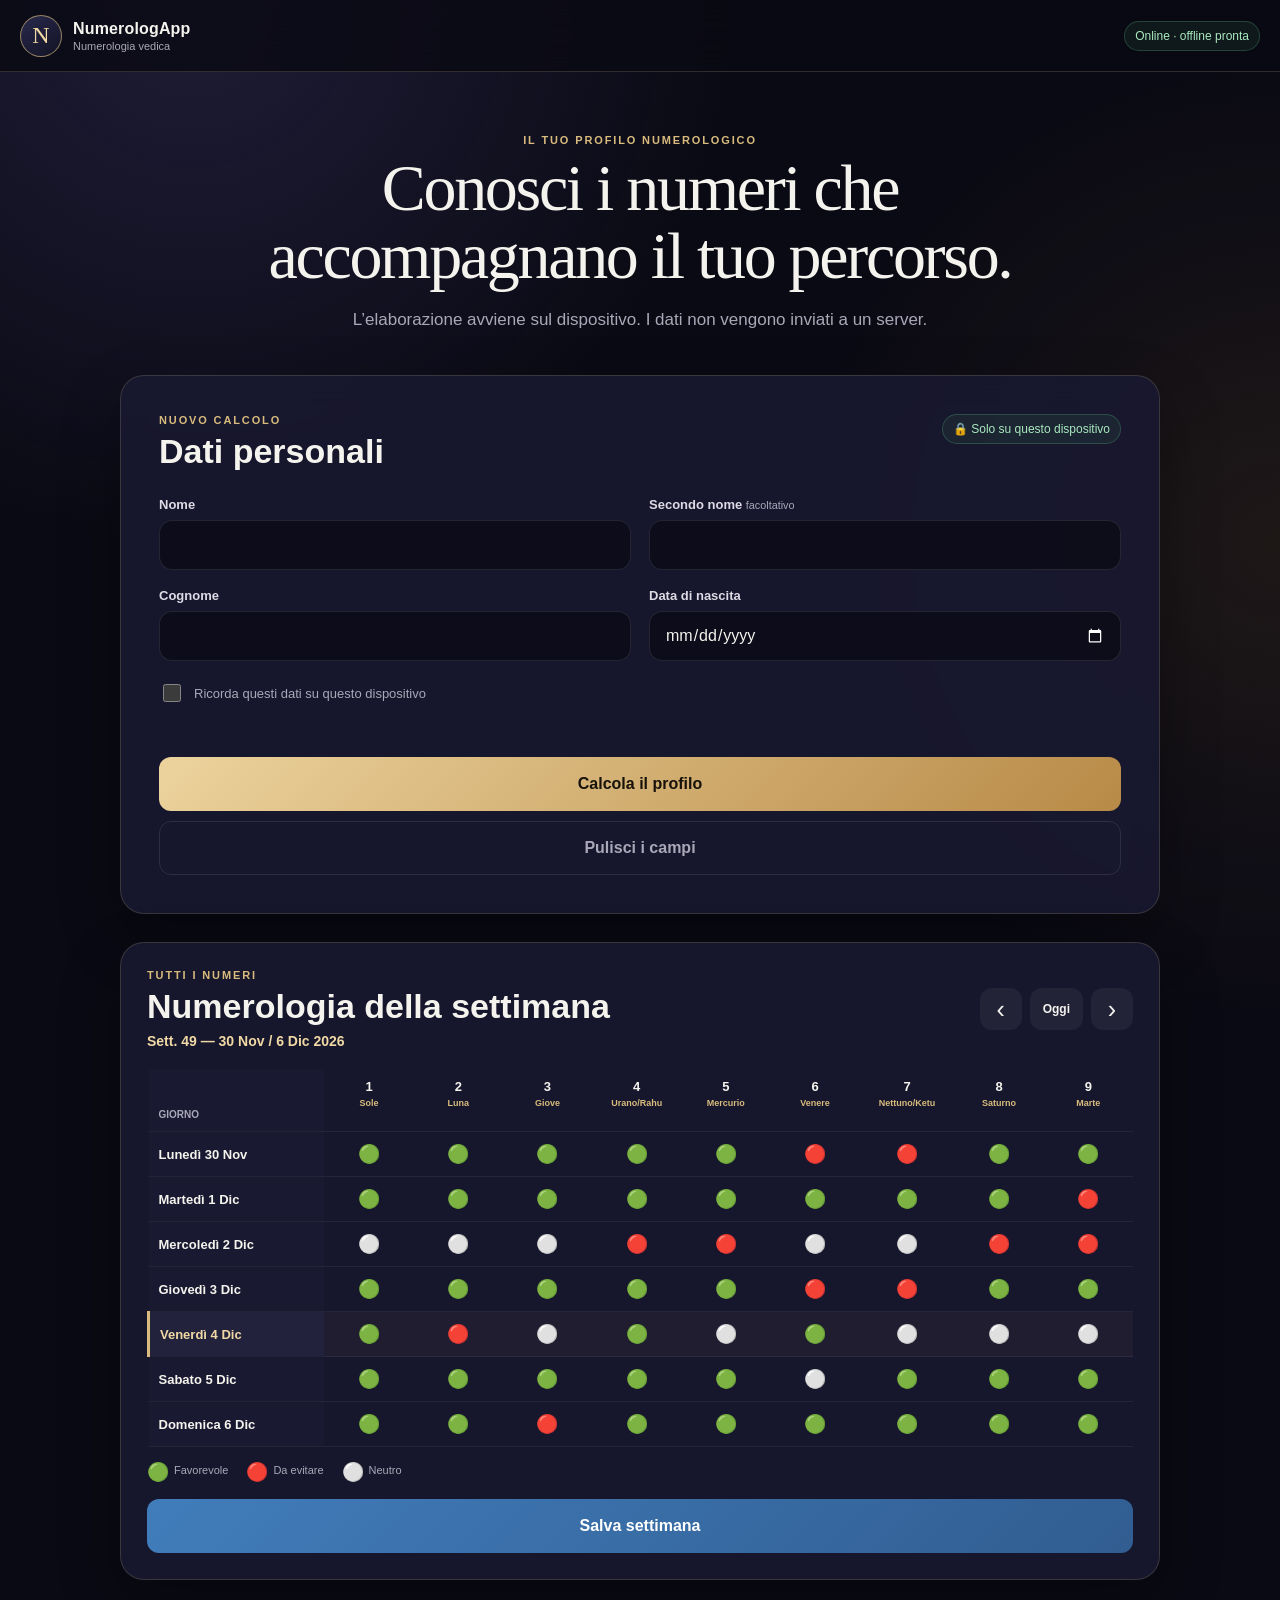
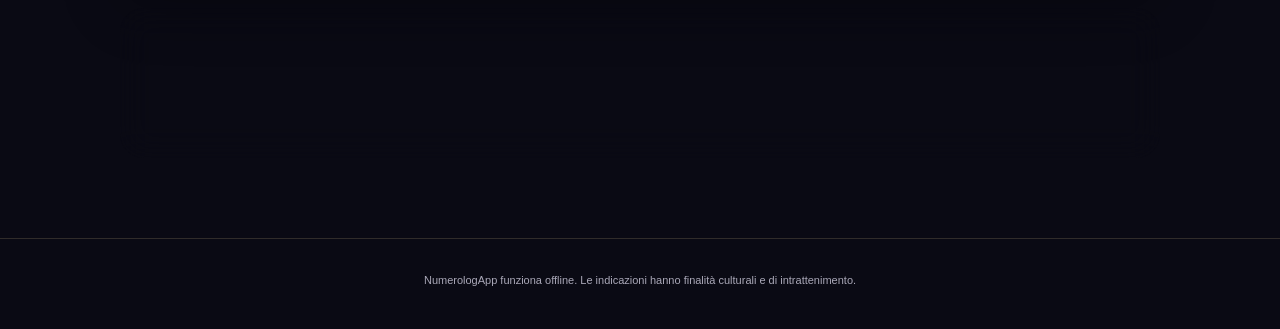
<file: prisma-numerologapp/web/index.html>
<!doctype html>
<html lang="it">
<head>
  <meta charset="UTF-8">
  <meta name="viewport" content="width=device-width, initial-scale=1, viewport-fit=cover">
  <meta name="theme-color" content="#0d0d1a">
  <meta name="description" content="Numerologia vedica, disponibile anche offline.">
  <meta http-equiv="Content-Security-Policy" content="default-src 'self' data: blob: capacitor:; script-src 'self'; style-src 'self' 'unsafe-inline'; img-src 'self' data:; connect-src 'self' https: http://127.0.0.1:* http://localhost:* capacitor:">
  <link rel="manifest" href="./manifest.webmanifest">
  <link rel="icon" href="./icons/icon.svg" type="image/svg+xml">
  <link rel="apple-touch-icon" href="./icons/icon-1024.png">
  <link rel="stylesheet" href="./css/app.css?v=1.1.0">
  <title>NumerologApp</title>
</head>
<body>
  <header class="app-header">
    <a class="brand" href="./" aria-label="NumerologApp, pagina iniziale">
      <span class="brand-mark" aria-hidden="true">N</span>
      <span>
        <strong>NumerologApp</strong>
        <small>Numerologia vedica</small>
      </span>
    </a>
    <div class="header-actions">
      <span id="connection-status" class="status-badge">Offline pronta</span>
      <button id="install-button" class="button button-quiet" type="button" hidden>Installa</button>
    </div>
  </header>

  <main class="page-shell">
    <section class="hero">
      <p class="eyebrow">Il tuo profilo numerologico</p>
      <h1>Conosci i numeri che accompagnano il tuo percorso.</h1>
      <p>L’elaborazione avviene sul dispositivo. I dati non vengono inviati a un server.</p>
    </section>

    <section class="card form-card" aria-labelledby="form-title">
      <div class="section-heading">
        <div>
          <p class="eyebrow">Nuovo calcolo</p>
          <h2 id="form-title">Dati personali</h2>
        </div>
        <span class="privacy-note">🔒 Solo su questo dispositivo</span>
      </div>

      <form id="profile-form" novalidate>
        <div class="form-grid">
          <label>
            <span>Nome</span>
            <input id="first-name" name="firstName" autocomplete="given-name" maxlength="80" required>
          </label>
          <label>
            <span>Secondo nome <small>facoltativo</small></span>
            <input id="middle-name" name="middleName" autocomplete="additional-name" maxlength="80">
          </label>
          <label>
            <span>Cognome</span>
            <input id="last-name" name="lastName" autocomplete="family-name" maxlength="80" required>
          </label>
          <label>
            <span>Data di nascita</span>
            <input id="birth-date" name="birthDate" type="date" autocomplete="bday" required>
          </label>
        </div>
        <label class="remember-row">
          <input id="remember-data" type="checkbox">
          <span>Ricorda questi dati su questo dispositivo</span>
        </label>
        <p id="form-error" class="error-message" role="alert" aria-live="polite"></p>
        <button id="calculate-button" class="button button-primary button-full" type="submit" disabled>
          Calcola il profilo
        </button>
        <button id="clear-form" class="button button-clear button-full" type="button">
          Pulisci i campi
        </button>
      </form>
    </section>

    <section id="results" class="results" aria-live="polite" hidden>
      <div class="result-title-row">
        <div>
          <p class="eyebrow">Profilo calcolato</p>
          <h2 id="person-name"></h2>
          <p id="person-date" class="muted"></p>
        </div>
        <div class="result-actions">
          <button id="share-button" class="button button-secondary" type="button">Condividi</button>
          <button id="save-button" class="button button-secondary" type="button">Salva consulto</button>
        </div>
      </div>

      <nav class="profile-tabs" role="tablist" aria-label="Sezioni del profilo numerologico">
        <button id="tab-summary" class="profile-tab is-active" type="button" role="tab" aria-selected="true" aria-controls="panel-summary" data-profile-tab="summary">📊 Riepilogo</button>
        <button id="tab-character" class="profile-tab" type="button" role="tab" aria-selected="false" aria-controls="panel-character" data-profile-tab="character" tabindex="-1">🌟 Numero del Carattere</button>
        <button id="tab-karma" class="profile-tab" type="button" role="tab" aria-selected="false" aria-controls="panel-karma" data-profile-tab="karma" tabindex="-1">⚡ Karma</button>
        <button id="tab-calendar" class="profile-tab" type="button" role="tab" aria-selected="false" aria-controls="panel-calendar" data-profile-tab="calendar" tabindex="-1">📅 Calendario</button>
        <button id="tab-colors" class="profile-tab" type="button" role="tab" aria-selected="false" aria-controls="panel-colors" data-profile-tab="colors" tabindex="-1">🎨 Colori</button>
      </nav>

      <section id="panel-summary" class="profile-panel is-active" role="tabpanel" aria-labelledby="tab-summary" data-profile-panel="summary">
        <div id="number-grid" class="number-grid"></div>

        <div class="insight-grid">
          <article class="card highlight-card">
            <span class="card-icon" aria-hidden="true">✦</span>
            <div>
              <p class="eyebrow">Firma ideale</p>
              <p id="ideal-signature" class="large-value"></p>
            </div>
          </article>
          <article class="card">
            <p class="eyebrow">Giorni</p>
            <h3>Indicazioni personali</h3>
            <div class="day-groups">
              <div><span class="dot dot-good"></span><strong>Favorevoli</strong><div id="good-days" class="pill-list"></div></div>
              <div><span class="dot dot-bad"></span><strong>Da evitare</strong><div id="bad-days" class="pill-list"></div></div>
            </div>
          </article>
        </div>

        <section class="card" aria-labelledby="famous-title">
          <p class="eyebrow">La stessa combinazione</p>
          <h3 id="famous-title">Personaggi famosi</h3>
          <div class="table-scroll"><table><tbody id="famous-people"></tbody></table></div>
        </section>
      </section>

      <section id="panel-character" class="profile-panel" role="tabpanel" aria-labelledby="tab-character" data-profile-panel="character" hidden>
        <article class="card reading-panel-card">
          <div class="reading-panel-header">
            <h3>🌟 Numero del Carattere</h3>
          </div>
          <div id="signature-text" class="reading-text"></div>
        </article>
      </section>

      <section id="panel-karma" class="profile-panel" role="tabpanel" aria-labelledby="tab-karma" data-profile-panel="karma" hidden>
        <article class="card reading-panel-card">
          <div class="reading-panel-header">
            <h3>⚡ Psichico × Karma</h3>
          </div>
          <div id="karma-text" class="reading-text"></div>
        </article>
      </section>

      <section id="panel-calendar" class="profile-panel" role="tabpanel" aria-labelledby="tab-calendar" data-profile-panel="calendar" hidden>
        <section class="card personal-calendar-card" aria-labelledby="calendar-title">
          <div class="personal-calendar-header">
            <h3>📅 Calendario</h3>
          </div>
          <div class="personal-calendar-controls">
            <button id="calendar-prev" class="calendar-nav-button" type="button" aria-label="Mese precedente">◀</button>
            <h4 id="calendar-title" class="calendar-month-title"></h4>
            <button id="calendar-today" class="calendar-today-button" type="button">Oggi</button>
            <button id="calendar-next" class="calendar-nav-button" type="button" aria-label="Mese successivo">▶</button>
          </div>
          <div class="calendar-weekdays" aria-hidden="true">
            <span>Lun</span><span>Mar</span><span>Mer</span><span>Gio</span><span>Ven</span><span>Sab</span><span>Dom</span>
          </div>
          <div id="calendar-grid" class="calendar-grid"></div>
          <div class="legend calendar-legend"><span><i class="dot dot-good"></i>Favorevole</span><span><i class="dot dot-bad"></i>Da evitare</span><span><i class="dot dot-neutral"></i>Neutro</span></div>
          <p id="calendar-summary" class="calendar-summary"></p>
        </section>
      </section>

      <section id="panel-colors" class="profile-panel" role="tabpanel" aria-labelledby="tab-colors" data-profile-panel="colors" hidden>
        <section class="card personal-colors-card" aria-labelledby="colors-title">
          <div class="personal-colors-header">
            <h3 id="colors-title">🎨 Palette personale</h3>
          </div>
          <div class="color-groups">
            <section class="color-group color-group-good">
              <h4>✅ Colori favorevoli</h4>
              <div id="good-colors" class="color-list"></div>
            </section>
            <section class="color-group color-group-bad">
              <h4>❌ Colori non positivi</h4>
              <div id="bad-colors" class="color-list"></div>
            </section>
          </div>
        </section>
      </section>
    </section>

    <section class="card week-card" aria-labelledby="week-title">
      <div class="calendar-heading">
        <div>
          <p class="eyebrow">Tutti i numeri</p>
          <h2 id="week-title">Numerologia della settimana</h2>
          <p id="week-label" class="week-label"></p>
        </div>
        <div class="segmented-actions">
          <button id="week-prev" class="icon-button" type="button" aria-label="Settimana precedente">‹</button>
          <button id="week-today" class="text-button" type="button">Oggi</button>
          <button id="week-next" class="icon-button" type="button" aria-label="Settimana successiva">›</button>
        </div>
      </div>
      <p class="week-scroll-hint">Scorri orizzontalmente per vedere tutti i numeri e i pianeti.</p>
      <div class="table-scroll week-scroll"><table id="week-table" class="week-table"></table></div>
      <div class="legend week-legend" aria-label="Legenda della settimana">
        <span><i class="week-status-emoji" aria-hidden="true">🟢</i>Favorevole</span>
        <span><i class="week-status-emoji" aria-hidden="true">🔴</i>Da evitare</span>
        <span><i class="week-status-emoji" aria-hidden="true">⚪</i>Neutro</span>
      </div>
      <button id="save-week" class="button button-full week-save-button" type="button">Salva settimana</button>
    </section>

    <section class="card history-card" aria-labelledby="history-title">
      <div class="section-heading compact">
        <div>
          <p class="eyebrow">Sul dispositivo</p>
          <h2 id="history-title">Consultazioni salvate</h2>
        </div>
        <button id="clear-history" class="text-button danger" type="button" hidden>Cancella tutte</button>
      </div>
      <div id="history-list" class="history-list"></div>
      <p id="empty-history" class="empty-state">Nessuna consultazione salvata.</p>
    </section>
  </main>

  <footer>
    <p>NumerologApp funziona offline. Le indicazioni hanno finalità culturali e di intrattenimento.</p>
  </footer>

  <script type="module" src="./js/app.js?v=1.1.0"></script>
</body>
</html>
</file>
<file: prisma-numerologapp/web/css/app.css>
:root {
  color-scheme: dark;
  --bg: #0a0a14;
  --bg-soft: #101023;
  --surface: rgba(25, 25, 49, 0.86);
  --surface-solid: #191931;
  --surface-raised: #222241;
  --border: rgba(222, 199, 146, 0.18);
  --gold: #d9bc7d;
  --gold-bright: #f0d9a5;
  --text: #f5f3ed;
  --muted: #aaa8b8;
  --good: #20d94f;
  --bad: #ff3b3f;
  --neutral: #ededf0;
  --shadow: 0 24px 60px rgba(0, 0, 0, 0.3);
  font-family: Inter, ui-sans-serif, -apple-system, BlinkMacSystemFont, "SF Pro Text", "Segoe UI", sans-serif;
  font-synthesis: none;
}

* { box-sizing: border-box; }

html {
  min-height: 100%;
  background: var(--bg);
  scroll-behavior: smooth;
}

body {
  min-height: 100vh;
  margin: 0;
  color: var(--text);
  background:
    radial-gradient(circle at 15% 0%, rgba(70, 62, 116, 0.36), transparent 34rem),
    radial-gradient(circle at 100% 28%, rgba(121, 86, 38, 0.18), transparent 30rem),
    var(--bg);
}

body.license-locked { overflow: hidden; }

.license-gate {
  position: fixed;
  z-index: 1000;
  inset: 0;
  display: grid;
  overflow-y: auto;
  place-items: center;
  padding: max(24px, env(safe-area-inset-top)) max(18px, env(safe-area-inset-right)) max(24px, env(safe-area-inset-bottom)) max(18px, env(safe-area-inset-left));
  background:
    radial-gradient(circle at 20% 0%, rgba(70, 62, 116, 0.48), transparent 30rem),
    radial-gradient(circle at 100% 80%, rgba(121, 86, 38, 0.22), transparent 28rem),
    #0a0a14;
}

.license-card {
  width: min(100%, 470px);
  border: 1px solid var(--border);
  border-radius: 26px;
  padding: clamp(26px, 7vw, 42px);
  background: rgba(25, 25, 49, 0.96);
  box-shadow: var(--shadow);
}

.license-mark {
  display: grid;
  width: 62px;
  height: 62px;
  margin-bottom: 24px;
  place-items: center;
  border: 1px solid rgba(217, 188, 125, 0.65);
  border-radius: 50%;
  color: var(--gold-bright);
  background: linear-gradient(145deg, #29294d, #121224);
  font-family: Georgia, serif;
  font-size: 34px;
}

.license-card h1 {
  margin: 6px 0 12px;
  font-family: Georgia, "Times New Roman", serif;
  font-size: clamp(30px, 8vw, 44px);
  font-weight: 500;
  line-height: 1.05;
}

.license-description, .license-help { color: var(--muted); line-height: 1.55; }
.license-description { margin: 0 0 24px; }
.license-help { margin: 18px 0 0; text-align: center; font-size: 11px; }
.license-card label { display: block; margin-bottom: 8px; color: #dedbe6; font-size: 13px; font-weight: 700; }
.license-card input { letter-spacing: 0.09em; text-align: center; text-transform: uppercase; }
.license-error { min-height: 40px; margin: 10px 0; color: #ff999b; font-size: 13px; line-height: 1.45; }

button, input { font: inherit; }
button { -webkit-tap-highlight-color: transparent; }
[hidden] { display: none !important; }

.app-header {
  position: sticky;
  z-index: 20;
  top: 0;
  display: flex;
  align-items: center;
  justify-content: space-between;
  min-height: 72px;
  padding: max(12px, env(safe-area-inset-top)) max(20px, env(safe-area-inset-right)) 12px max(20px, env(safe-area-inset-left));
  border-bottom: 1px solid var(--border);
  background: rgba(10, 10, 20, 0.82);
  backdrop-filter: blur(20px);
}

.brand {
  display: flex;
  align-items: center;
  gap: 11px;
  color: inherit;
  text-decoration: none;
}

.brand-mark {
  display: grid;
  width: 42px;
  height: 42px;
  place-items: center;
  border: 1px solid rgba(217, 188, 125, 0.65);
  border-radius: 50%;
  color: var(--gold-bright);
  background: linear-gradient(145deg, #29294d, #121224);
  font-family: Georgia, serif;
  font-size: 24px;
}

.brand strong, .brand small { display: block; }
.brand strong { letter-spacing: 0.01em; }
.brand small { margin-top: 2px; color: var(--muted); font-size: 11px; }

.header-actions, .result-actions, .segmented-actions {
  display: flex;
  align-items: center;
  gap: 8px;
}

.status-badge, .privacy-note {
  border: 1px solid rgba(94, 203, 134, 0.25);
  border-radius: 999px;
  padding: 7px 10px;
  color: #a9e9bf;
  background: rgba(94, 203, 134, 0.08);
  font-size: 12px;
}

.status-badge.is-offline { color: #ddd0af; border-color: var(--border); background: rgba(217, 188, 125, 0.06); }

.page-shell {
  width: min(100% - 32px, 1040px);
  margin: 0 auto;
  padding: 44px 0 80px;
}

.hero {
  max-width: 760px;
  margin: 18px auto 42px;
  text-align: center;
}

.hero h1 {
  margin: 8px 0 16px;
  font-family: Georgia, "Times New Roman", serif;
  font-size: clamp(36px, 7vw, 66px);
  font-weight: 500;
  line-height: 1.03;
  letter-spacing: -0.035em;
}

.hero > p:last-child {
  max-width: 580px;
  margin: 0 auto;
  color: var(--muted);
  font-size: 17px;
  line-height: 1.6;
}

.eyebrow {
  margin: 0 0 6px;
  color: var(--gold);
  font-size: 11px;
  font-weight: 750;
  letter-spacing: 0.17em;
  text-transform: uppercase;
}

.card {
  border: 1px solid var(--border);
  border-radius: 24px;
  background: var(--surface);
  box-shadow: var(--shadow);
  backdrop-filter: blur(16px);
}

.form-card { padding: clamp(22px, 5vw, 38px); }

.section-heading, .result-title-row, .calendar-heading {
  display: flex;
  align-items: flex-start;
  justify-content: space-between;
  gap: 18px;
}

.section-heading { margin-bottom: 26px; }
.section-heading.compact { margin-bottom: 18px; }

h2, h3, h4, p { overflow-wrap: anywhere; }
h2, h3 { margin: 0; }
h2 { font-size: clamp(25px, 4vw, 34px); }
h3 { font-size: 20px; }
h4 { margin: 0 0 12px; color: var(--muted); font-size: 13px; }

.form-grid {
  display: grid;
  grid-template-columns: repeat(2, minmax(0, 1fr));
  gap: 18px;
}

label > span {
  display: block;
  margin: 0 0 8px;
  color: #dedbe6;
  font-size: 13px;
  font-weight: 650;
}

label small { color: var(--muted); font-weight: 400; }

input:not([type="checkbox"]) {
  width: 100%;
  min-height: 50px;
  border: 1px solid rgba(255, 255, 255, 0.1);
  border-radius: 13px;
  outline: none;
  padding: 0 15px;
  color: var(--text);
  background: rgba(7, 7, 16, 0.62);
  transition: border-color 160ms ease, box-shadow 160ms ease;
}

input:focus {
  border-color: rgba(217, 188, 125, 0.72);
  box-shadow: 0 0 0 4px rgba(217, 188, 125, 0.1);
}

.remember-row {
  display: flex;
  align-items: center;
  gap: 10px;
  margin: 20px 0;
  cursor: pointer;
}

.remember-row span { margin: 0; color: var(--muted); font-weight: 450; }
.remember-row input { width: 18px; height: 18px; accent-color: var(--gold); }

.button, .icon-button, .text-button {
  min-height: 42px;
  border: 0;
  border-radius: 12px;
  cursor: pointer;
  transition: transform 140ms ease, filter 140ms ease, background 140ms ease;
}

.button:active, .icon-button:active, .text-button:active { transform: scale(0.97); }
.button:disabled { cursor: wait; opacity: 0.48; }
.button { padding: 0 17px; font-weight: 700; }
.button-full { width: 100%; min-height: 54px; }
.button-primary { color: #17120a; background: linear-gradient(135deg, #ecd39d, #b88a47); }
.button-secondary { color: var(--text); background: var(--surface-raised); }
.button-clear { margin-top: 10px; border: 1px solid rgba(255, 255, 255, 0.1); color: var(--muted); background: transparent; }
.button-quiet { min-height: 36px; color: var(--gold-bright); background: rgba(217, 188, 125, 0.1); }
.button:hover, .icon-button:hover, .text-button:hover { filter: brightness(1.1); }

.error-message {
  min-height: 20px;
  margin: 4px 0 12px;
  color: #ff999b;
  font-size: 13px;
}

.results { display: grid; gap: 20px; margin-top: 42px; }
.result-title-row { align-items: center; padding: 4px 2px 8px; }
.muted { margin: 6px 0 0; color: var(--muted); }

.profile-tabs {
  position: sticky;
  z-index: 12;
  top: 74px;
  display: grid;
  grid-template-columns: repeat(5, minmax(0, 1fr));
  gap: 7px;
  overflow-x: auto;
  margin: -4px -8px 0;
  padding: 10px 8px 12px;
  background: linear-gradient(180deg, rgba(10, 10, 20, 0.96) 72%, rgba(10, 10, 20, 0));
  scrollbar-width: none;
  -webkit-overflow-scrolling: touch;
}
.profile-tabs::-webkit-scrollbar { display: none; }
.profile-tab {
  display: inline-flex;
  min-width: 0;
  min-height: 40px;
  align-items: center;
  justify-content: center;
  border: 1px solid #30305a;
  border-radius: 999px;
  padding: 0 15px;
  color: var(--muted);
  background: #121226;
  font-size: 13px;
  white-space: nowrap;
  cursor: pointer;
  transition: color 160ms ease, border-color 160ms ease, background 160ms ease, transform 140ms ease;
}
.profile-tab:hover { color: var(--text); border-color: #474779; }
.profile-tab:active { transform: scale(0.97); }
.profile-tab:focus-visible { outline: 2px solid #8cc6ff; outline-offset: 2px; }
.profile-tab.is-active { border-color: #3978b8; color: #fff; background: #356fa9; }
.profile-panel { display: grid; gap: 20px; }
.profile-panel[hidden] { display: none; }
.profile-panel > .card { padding: 26px; }

.number-grid {
  display: grid;
  grid-template-columns: repeat(4, minmax(0, 1fr));
  gap: 12px;
}

.number-card {
  position: relative;
  overflow: hidden;
  min-height: 180px;
  border: 1px solid var(--border);
  border-radius: 22px;
  padding: 20px;
  background: linear-gradient(160deg, rgba(43, 43, 79, 0.95), rgba(19, 19, 39, 0.95));
}

.number-card::after {
  position: absolute;
  right: -26px;
  bottom: -48px;
  width: 120px;
  height: 120px;
  border: 1px solid rgba(217, 188, 125, 0.13);
  border-radius: 50%;
  content: '';
}

.number-label { color: var(--muted); font-size: 12px; font-weight: 700; text-transform: uppercase; }
.number-value { margin: 8px 0 2px; color: var(--gold-bright); font-family: Georgia, serif; font-size: 64px; line-height: 1; }
.number-planet { font-weight: 700; }
.number-energy { margin-top: 5px; color: var(--muted); font-size: 12px; }

.insight-grid { display: grid; grid-template-columns: 0.8fr 1.2fr; gap: 20px; }
.insight-grid > .card, .results > .card { padding: 26px; }

.highlight-card {
  display: flex;
  align-items: center;
  gap: 20px;
  background: linear-gradient(145deg, rgba(82, 61, 30, 0.75), rgba(31, 27, 38, 0.92));
}

.card-icon {
  display: grid;
  flex: 0 0 auto;
  width: 58px;
  height: 58px;
  place-items: center;
  border: 1px solid rgba(240, 217, 165, 0.32);
  border-radius: 50%;
  color: var(--gold-bright);
  font-size: 30px;
}

.large-value { margin: 4px 0 0; color: var(--gold-bright); font-family: Georgia, serif; font-size: 36px; }
.day-groups { display: grid; grid-template-columns: repeat(2, minmax(0, 1fr)); gap: 18px; margin-top: 16px; }
.day-groups strong { font-size: 13px; }

.dot {
  display: inline-block;
  width: 9px;
  height: 9px;
  margin-right: 7px;
  border-radius: 50%;
}
.dot-good { background: var(--good); box-shadow: 0 0 10px rgba(94, 203, 134, 0.5); }
.dot-bad { background: var(--bad); box-shadow: 0 0 10px rgba(240, 111, 114, 0.45); }
.dot-neutral { background: var(--neutral); }

.pill-list { display: flex; flex-wrap: wrap; gap: 6px; margin-top: 10px; }
.pill { min-width: 30px; border-radius: 8px; padding: 6px 8px; text-align: center; background: rgba(255, 255, 255, 0.055); font-size: 12px; }

.profile-panel > .personal-colors-card {
  width: 100%;
  margin-inline: auto;
  padding: 20px;
  border-radius: 14px;
  background: #111127;
}

.personal-colors-header {
  border-bottom: 1px solid rgba(255, 255, 255, 0.11);
  padding: 3px 0 13px;
}

.personal-colors-header h3 {
  color: var(--gold);
  font-size: 14px;
  font-weight: 800;
  letter-spacing: 0.045em;
  text-transform: uppercase;
}

.color-groups { display: grid; gap: 20px; margin-top: 18px; }
.color-group h4 { margin: 0 0 10px; font-size: 13px; font-weight: 800; }
.color-group-good h4 { color: #35d45a; }
.color-group-bad h4 { color: #ff3b3f; }
.color-list { display: flex; min-height: 96px; flex-wrap: wrap; align-items: flex-start; gap: 12px; border-radius: 10px; padding: 14px; color: #333; background: #fafafa; }
.color-tile { display: grid; width: 70px; justify-items: center; gap: 6px; }
.color-swatch { display: block; width: 70px; height: 50px; border: 1px solid rgba(0, 0, 0, 0.14); border-radius: 10px; }
.color-name { color: #34343b; text-align: center; font-size: 11px; line-height: 1.15; }
.color-list > .muted { color: #666; }

.calendar-heading { align-items: center; margin-bottom: 20px; }
.icon-button, .text-button { color: var(--text); background: rgba(255, 255, 255, 0.055); }
.icon-button { width: 42px; padding: 0; font-size: 25px; }
.text-button { padding: 0 13px; font-size: 12px; font-weight: 700; }
.text-button.danger { color: #ff999b; }

.profile-panel > .personal-calendar-card {
  width: 100%;
  margin-inline: auto;
  padding: 20px;
  border-radius: 14px;
  background: #111127;
}

.personal-calendar-header {
  border-bottom: 1px solid rgba(255, 255, 255, 0.11);
  padding: 3px 0 13px;
}

.personal-calendar-header h3 {
  color: var(--gold);
  font-size: 14px;
  font-weight: 800;
  letter-spacing: 0.045em;
  text-transform: uppercase;
}

.personal-calendar-controls {
  display: grid;
  grid-template-columns: 40px minmax(0, 1fr) auto 40px;
  align-items: center;
  gap: 10px;
  margin: 16px 0 17px;
}

.calendar-month-title {
  margin: 0;
  color: var(--gold);
  text-align: center;
  font-size: 16px;
  font-weight: 800;
}

.calendar-nav-button, .calendar-today-button {
  min-height: 36px;
  border: 0;
  border-radius: 9px;
  color: #fff;
  background: #356fa9;
  cursor: pointer;
  font-weight: 700;
  transition: transform 140ms ease, filter 140ms ease;
}

.calendar-nav-button { width: 36px; padding: 0; font-size: 17px; }
.calendar-today-button { padding: 0 12px; font-size: 12px; }
.calendar-nav-button:hover, .calendar-today-button:hover { filter: brightness(1.12); }
.calendar-nav-button:active, .calendar-today-button:active { transform: scale(0.97); }

.calendar-weekdays, .calendar-grid { display: grid; grid-template-columns: repeat(7, 1fr); gap: 5px; }
.calendar-weekdays { margin-bottom: 6px; color: var(--muted); text-align: center; font-size: 10px; font-weight: 750; text-transform: uppercase; }
.calendar-day { display: grid; aspect-ratio: 1; min-width: 0; place-items: center; border-radius: 9px; color: #85849d; background: #1c1c3a; font-size: 14px; font-weight: 700; }
.calendar-day.blank { background: transparent; }
.calendar-day.good { color: #fff; background: #207a3f; }
.calendar-day.bad { color: #fff; background: #913237; }
.calendar-day.today { color: var(--gold-bright); font-weight: 850; }

.legend { display: flex; flex-wrap: wrap; gap: 18px; margin-top: 16px; color: var(--muted); font-size: 11px; }
.legend .dot { margin-right: 5px; }
.calendar-legend { gap: 16px; margin-top: 12px; }
.calendar-legend .dot-good { background: #207a3f; box-shadow: none; }
.calendar-legend .dot-bad { background: #913237; box-shadow: none; }
.calendar-legend .dot-neutral { background: #696865; }
.calendar-summary { margin: 10px 0 0; color: #77758e; font-size: 11px; line-height: 1.45; }

.table-scroll { overflow-x: auto; margin-top: 14px; -webkit-overflow-scrolling: touch; }
table { width: 100%; border-collapse: collapse; }
th, td { border-bottom: 1px solid rgba(255, 255, 255, 0.06); padding: 11px 10px; text-align: left; font-size: 13px; }
th { color: var(--muted); font-size: 10px; text-transform: uppercase; }
.week-card { margin-top: 28px; padding: 26px; }
.week-label { margin: 7px 0 0; color: var(--gold-bright); font-size: 14px; font-weight: 700; }
.week-scroll-hint { display: none; margin: 0 0 8px; color: var(--muted); font-size: 11px; }
.week-table { min-width: 850px; }
.week-table th { vertical-align: bottom; }
.week-table th:not(:first-child), .week-table td:not(:first-child) { text-align: center; }
.week-table th:not(:first-child), .week-table td:not(:first-child) { min-width: 72px; }
.week-table th:first-child, .week-table td:first-child { position: sticky; left: 0; z-index: 2; min-width: 142px; background: #191931; }
.week-table thead th:first-child { z-index: 3; }
.week-number, .week-planet { display: block; }
.week-planet-short, .week-day-short { display: none; }
.week-number { color: var(--text); font-size: 13px; line-height: 1; }
.week-planet { min-height: 22px; margin-top: 5px; color: var(--gold); font-size: 9px; line-height: 1.15; text-transform: none; }
.week-table td:first-child { font-weight: 650; }
.week-today-row td { background: rgba(217, 188, 125, 0.045); }
.week-today-row td:first-child { border-left: 3px solid var(--gold); color: var(--gold-bright); background: #22223c; }
.week-status-emoji { display: inline-grid; width: 22px; height: 22px; place-items: center; font-family: "Apple Color Emoji", "Segoe UI Emoji", "Noto Color Emoji", sans-serif; font-size: 18px; font-style: normal; line-height: 1; }
.week-legend { margin-top: 14px; }
.week-legend .week-status-emoji { margin-right: 5px; vertical-align: -4px; }
.week-save-button { margin-top: 16px; color: #fff; background: linear-gradient(135deg, #417dbb, #315d91); }

.profile-panel > .reading-panel-card {
  width: 100%;
  margin-inline: auto;
  padding: 20px;
  border-radius: 14px;
  background: #111127;
}

.reading-panel-header {
  border-bottom: 1px solid rgba(255, 255, 255, 0.11);
  padding: 3px 0 13px;
}

.reading-panel-header h3 {
  color: var(--gold);
  font-size: 14px;
  font-weight: 800;
  letter-spacing: 0.045em;
  text-transform: uppercase;
}

.reading-text {
  margin-top: 16px;
  border-radius: 10px;
  padding: 16px;
  color: #171717;
  background: #fffdeb;
  white-space: pre-wrap;
  font-family: Inter, ui-sans-serif, -apple-system, BlinkMacSystemFont, "SF Pro Text", "Segoe UI", sans-serif;
  font-size: 16px;
  line-height: 1.9;
}

.history-card { margin-top: 28px; padding: 26px; }
.history-list { display: grid; gap: 10px; }
.history-item { display: flex; align-items: center; justify-content: space-between; gap: 14px; border: 1px solid rgba(255, 255, 255, 0.06); border-radius: 14px; padding: 14px; background: rgba(255, 255, 255, 0.025); }
.history-main { flex: 1; min-width: 0; border: 0; color: var(--text); background: transparent; text-align: left; cursor: pointer; }
.history-main strong, .history-main span { display: block; }
.history-main span { margin-top: 3px; color: var(--muted); font-size: 11px; }
.history-delete { flex: 0 0 auto; border: 0; padding: 8px; color: #ff999b; background: transparent; cursor: pointer; }
.empty-state { margin: 6px 0 0; color: var(--muted); font-size: 13px; }

footer { padding: 24px max(20px, env(safe-area-inset-right)) max(32px, env(safe-area-inset-bottom)) max(20px, env(safe-area-inset-left)); border-top: 1px solid var(--border); color: var(--muted); text-align: center; font-size: 11px; }

@media (min-width: 761px) {
  .personal-calendar-card .calendar-day { aspect-ratio: auto; min-height: 88px; }
}

@media (max-width: 760px) {
  .page-shell { width: min(100% - 22px, 640px); padding-top: 22px; }
  .hero { margin-bottom: 28px; }
  .hero h1 { font-size: clamp(35px, 11vw, 52px); }
  .status-badge { display: none; }
  .section-heading, .result-title-row { align-items: stretch; flex-direction: column; }
  .privacy-note { align-self: flex-start; }
  .form-grid { grid-template-columns: 1fr; }
  .number-grid { grid-template-columns: repeat(2, minmax(0, 1fr)); }
  .number-card { min-height: 155px; }
  .number-value { font-size: 52px; }
  .insight-grid { grid-template-columns: 1fr; }
  .result-actions .button { flex: 1; }
  .profile-tabs { top: 70px; margin-right: -11px; margin-left: -11px; padding-right: 11px; padding-left: 11px; }
  .profile-tabs { display: flex; }
  .profile-tab { flex: 0 0 auto; min-height: 38px; padding: 0 13px; font-size: 12px; }
  .profile-panel > .card { padding: 20px; }
  .calendar-heading { align-items: flex-start; }
  .personal-calendar-controls { grid-template-columns: 38px minmax(0, 1fr) auto 38px; gap: 7px; }
  .calendar-month-title { font-size: 15px; }
  .calendar-day { font-size: 12px; }
  .week-card { padding: 12px; }
  .week-scroll-hint { display: none; }
  .week-scroll { overflow-x: hidden; margin-top: 10px; }
  .week-table { width: 100%; min-width: 0; table-layout: fixed; }
  .week-table th, .week-table td { min-width: 0; padding: 8px 1px; }
  .week-table th:not(:first-child), .week-table td:not(:first-child) { min-width: 0; padding-right: 1px; padding-left: 1px; }
  .week-table th:first-child, .week-table td:first-child { position: static; width: 70px; min-width: 70px; padding-right: 3px; padding-left: 5px; }
  .week-planet-full, .week-day-full { display: none; }
  .week-planet-short, .week-day-short { display: block; }
  .week-number { font-size: 10px; }
  .week-planet-short { min-height: 15px; margin-top: 3px; font-size: 6.5px; white-space: nowrap; }
  .week-day-short { font-size: 9px; white-space: nowrap; }
  .week-table .week-status-emoji { width: 15px; height: 15px; font-size: 14px; }
  .week-status-emoji { width: 21px; height: 21px; font-size: 17px; }
}

@media (max-width: 390px) {
  .app-header { padding-left: 14px; padding-right: 14px; }
  .brand small { display: none; }
  .form-card, .insight-grid > .card, .results > .card, .history-card { padding: 20px; }
  .number-card { padding: 16px; }
  .calendar-heading { flex-direction: column; }
  .profile-panel > .personal-calendar-card { padding: 16px; }
  .profile-panel > .personal-colors-card { padding: 16px; }
  .profile-panel > .reading-panel-card { padding: 16px; }
  .reading-text { padding: 14px; font-size: 15px; line-height: 1.75; }
  .calendar-nav-button { width: 34px; }
  .calendar-today-button { padding-right: 10px; padding-left: 10px; }
  .calendar-weekdays, .calendar-grid { gap: 4px; }
}

@media (prefers-reduced-motion: reduce) {
  html { scroll-behavior: auto; }
  *, *::before, *::after { transition-duration: 0.01ms !important; }
}
</file>
